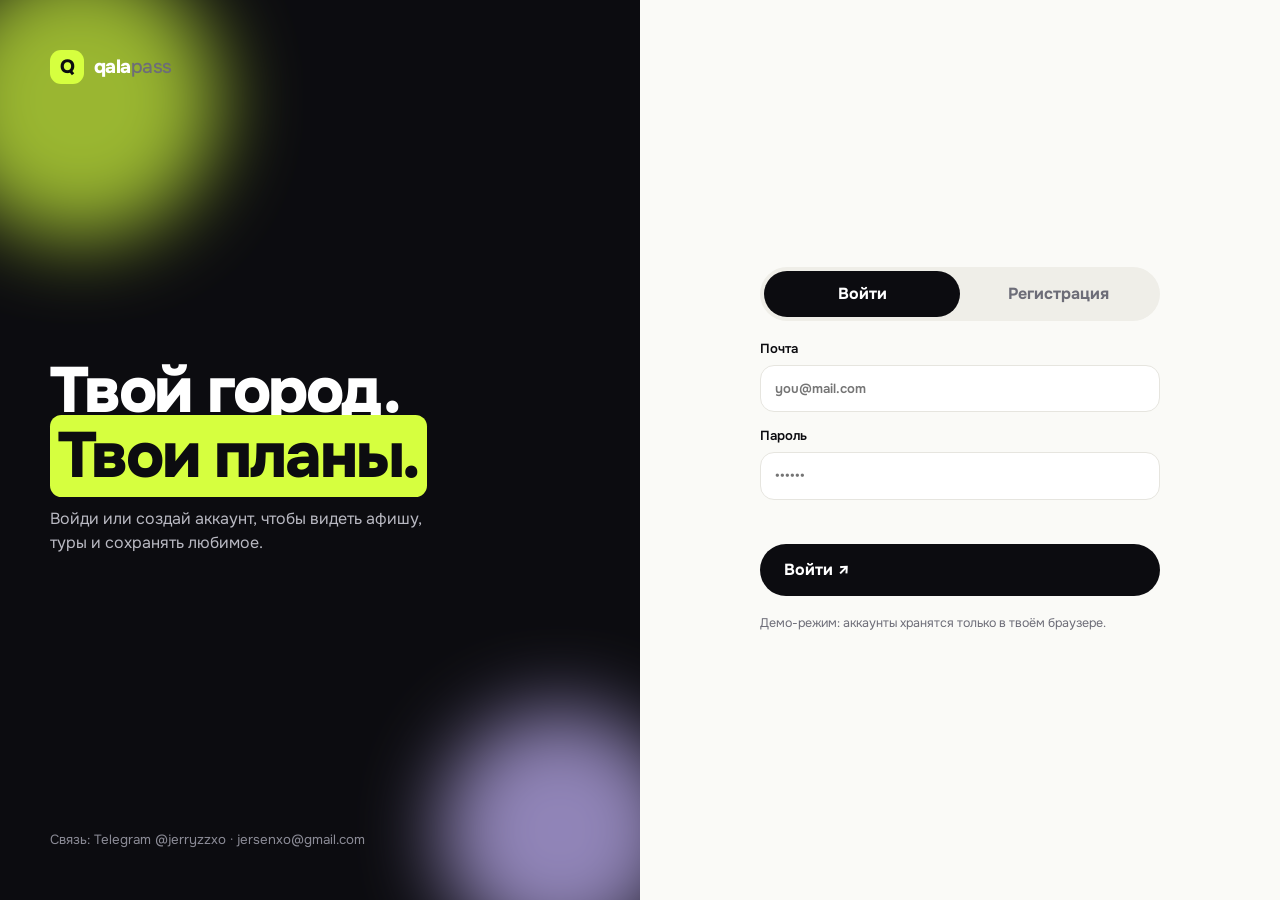
<file: index.html>
<!doctype html><html lang="ru"><head><meta charset="utf-8"><meta name="viewport" content="width=device-width, initial-scale=1"><title>QalaPass — куда сегодня?</title><script>if(!localStorage.getItem("qalaSession"))location.replace("auth.html")</script><link rel="preconnect" href="https://fonts.googleapis.com"><link rel="preconnect" href="https://fonts.gstatic.com" crossorigin><link href="https://fonts.googleapis.com/css2?family=Onest:wght@400;500;600;700;800&display=swap" rel="stylesheet"><link rel="stylesheet" href="styles.css"></head><body>
<div id="siteHeader"></div>
<main>
<section class="hero">
<div class="hero-copy"><span class="eyebrow"><span class="live-dot"></span><span data-i18n="heroTag">ТВОЙ ГОРОД. ТВОИ ВПЕЧАТЛЕНИЯ.</span></span>
<h1 data-i18n="heroTitle">Планы, которые<br><em>запомнятся.</em></h1>
<p data-i18n="heroText">Концерты, театр, кино и маленькие путешествия — выбирай настроение, остальное мы уже нашли.</p>
<div class="hero-actions"><a class="button button-dark" href="events.html" data-i18n="findEvent">Найти событие ↗</a><a class="text-link" href="tours.html" data-i18n="exploreTours">Исследовать туры →</a></div></div>
<div class="hero-art"><span class="orb o1"></span><span class="orb o2"></span>
<div class="hero-photo"><img src="https://images.unsplash.com/photo-1470229722913-7c0e2dbbafd3?auto=format&fit=crop&w=1000&q=80" alt="Концерт" onerror="this.remove()"></div>
<div class="floating-card"><span class="tiny-label">THIS WEEKEND</span><b>Город звучит</b><span class="muted">Музыка · Алматы</span><div class="mini-bars"><i></i><i></i><i></i><i></i><i></i><i></i><i></i><i></i></div></div>
<div class="round-stamp">GO<br>OUT<br>✳</div></div>
</section>
<section class="ticker"><div><span>✳ ВЫХОДИ ИЗ ДОМА ✳ СОБИРАЙ ВПЕЧАТЛЕНИЯ ✳ ОТКРЫВАЙ СВОЙ ГОРОД ✳ ВЫХОДИ ИЗ ДОМА ✳ СОБИРАЙ ВПЕЧАТЛЕНИЯ ✳ ОТКРЫВАЙ СВОЙ ГОРОД ✳ </span><span>✳ ВЫХОДИ ИЗ ДОМА ✳ СОБИРАЙ ВПЕЧАТЛЕНИЯ ✳ ОТКРЫВАЙ СВОЙ ГОРОД ✳ ВЫХОДИ ИЗ ДОМА ✳ СОБИРАЙ ВПЕЧАТЛЕНИЯ ✳ ОТКРЫВАЙ СВОЙ ГОРОД ✳ </span></div></section>
<section class="section wrap"><div class="section-heading"><div><span class="eyebrow">01 / DISCOVER</span><h2 data-i18n="catTitle">Что тебе по душе?</h2></div><a class="text-link" href="events.html" data-i18n="allEvents">Вся афиша ↗</a></div>
<div class="category-grid">
<a class="category-card cat-concert" href="events.html?type=concert"><span class="category-icon">♫</span><span class="cat-number">01</span><h3 data-i18n="concerts">Концерты</h3><p data-i18n="concertDesc">Живая музыка и большие сцены</p><span class="circle-arrow">↗</span></a>
<a class="category-card cat-theatre" href="events.html?type=theatre"><span class="category-icon">◉</span><span class="cat-number">02</span><h3 data-i18n="theatre">Театр</h3><p data-i18n="theatreDesc">Истории, которые трогают</p><span class="circle-arrow">↗</span></a>
<a class="category-card cat-cinema" href="events.html?type=cinema"><span class="category-icon">▻</span><span class="cat-number">03</span><h3 data-i18n="cinema">Кино</h3><p data-i18n="cinemaDesc">Большой экран, полный эффект</p><span class="circle-arrow">↗</span></a>
<a class="category-card cat-trips" href="tours.html"><span class="category-icon">⌁</span><span class="cat-number">04</span><h3 data-i18n="trips">Туры</h3><p data-i18n="tripsDesc">Сменить картинку за день</p><span class="circle-arrow">↗</span></a>
</div></section>
<section class="section wrap"><div class="section-heading"><div><span class="eyebrow">02 / THE SHORTLIST</span><h2 data-i18n="weekTitle">Сейчас в афише</h2></div><a class="text-link" href="events.html" data-i18n="allEvents">Вся афиша ↗</a></div><div class="event-grid" id="homeEvents"></div></section>
<section class="newsletter wrap"><div><span class="eyebrow" style="color:var(--ink)">NO BORING WEEKENDS</span><h2 data-i18n="nlTitle">Пусть хорошие планы<br>приходят сами.</h2><p data-i18n="nlText">Раз в неделю — подборка событий.</p></div>
<form id="newsletterForm"><label for="emailInput" data-i18n="nlLabel">ТВОЯ ПОЧТА</label><div class="email-row"><input id="emailInput" type="email" placeholder="hello@example.com" required><button type="submit" aria-label="Подписаться">↗</button></div><small data-i18n="nlPrivacy">Никакого спама.</small><p class="form-message" id="newsletterMessage"></p></form></section>
</main>
<div id="siteFooter"></div><script src="app.js"></script></body></html>
</file>
<file: styles.css>
:root{--bg:#fafaf7;--ink:#0c0c10;--muted:#6d6d78;--line:#e6e5df;--card:#fff;--lime:#d6ff3f;--lilac:#c9b8ff;--pink:#ffb8d9;--r:22px;--font:"Onest","Inter",system-ui,-apple-system,"Segoe UI",Roboto,sans-serif}
*{box-sizing:border-box;margin:0;padding:0}
html{scroll-behavior:smooth}
body{font-family:var(--font);background:var(--bg);color:var(--ink);line-height:1.5;-webkit-font-smoothing:antialiased;overflow-x:hidden}
a{color:inherit;text-decoration:none}img{max-width:100%;display:block}button,input,select{font:inherit;color:inherit}
.wrap{width:min(1180px,92%);margin:0 auto}.hidden{display:none!important}.muted{color:var(--muted)}
h1,h2,h3{letter-spacing:-.035em;line-height:1.02;font-weight:800}
h1{font-size:clamp(2.6rem,7vw,5.6rem)}h2{font-size:clamp(1.9rem,4vw,3rem)}h3{font-size:1.25rem;letter-spacing:-.02em}
em{font-style:normal;background:var(--lime);padding:0 .12em;border-radius:.18em}
.eyebrow{display:inline-flex;align-items:center;gap:8px;font-size:.72rem;font-weight:700;letter-spacing:.12em;text-transform:uppercase;color:var(--muted);margin-bottom:16px}
.live-dot{width:8px;height:8px;border-radius:50%;background:#16c60c;animation:pulse 1.6s infinite}
@keyframes pulse{0%{box-shadow:0 0 0 0 rgba(22,198,12,.6)}100%{box-shadow:0 0 0 10px rgba(22,198,12,0)}}
/* header */
.site-header{position:sticky;top:0;z-index:50;display:flex;align-items:center;gap:24px;padding:14px max(4%,calc((100% - 1180px)/2));background:rgba(250,250,247,.82);backdrop-filter:blur(14px);border-bottom:1px solid var(--line)}
.brand{display:flex;align-items:center;gap:10px;font-weight:800;font-size:1.2rem;letter-spacing:-.03em}
.brand-mark{display:grid;place-items:center;width:34px;height:34px;border-radius:11px;background:var(--ink);color:var(--lime);font-weight:800;transition:transform .4s}
.brand:hover .brand-mark{transform:rotate(-12deg) scale(1.08)}.brand-light{color:var(--muted);font-weight:500}
.main-nav{display:flex;gap:4px;margin-left:auto}
.main-nav a{padding:8px 14px;border-radius:99px;font-size:.92rem;font-weight:500;color:var(--muted);transition:.2s}
.main-nav a:hover{color:var(--ink);background:#efeee8}.main-nav a.active{background:var(--ink);color:#fff}
.header-tools{display:flex;align-items:center;gap:8px}
.header-tools select{border:1px solid var(--line);background:#fff;border-radius:99px;padding:7px 12px;font-size:.85rem;cursor:pointer}
.icon-link,.user-chip,.logout-btn{display:grid;place-items:center;height:36px;padding:0 13px;border-radius:99px;border:1px solid var(--line);background:#fff;font-size:.85rem;cursor:pointer;transition:.2s}
.icon-link:hover,.logout-btn:hover{border-color:var(--ink)}.user-chip{font-weight:600;background:var(--lime);border-color:var(--lime)}
.menu-toggle{display:none;background:none;border:0;font-size:1.6rem;cursor:pointer}
/* buttons */
.button{display:inline-flex;align-items:center;gap:8px;padding:14px 24px;border-radius:99px;border:0;font-weight:700;cursor:pointer;transition:transform .2s,box-shadow .2s}
.button:hover{transform:translateY(-3px);box-shadow:0 10px 24px rgba(0,0,0,.14)}
.button-dark{background:var(--ink);color:#fff}.button-lime{background:var(--lime);color:var(--ink)}.button-light{background:#fff;color:var(--ink)}.button-small{padding:9px 16px;font-size:.85rem;background:var(--ink);color:#fff}
.text-link{font-weight:600;border-bottom:2px solid var(--lime);transition:.2s}.text-link:hover{background:var(--lime)}
/* hero */
.hero{position:relative;display:grid;grid-template-columns:1.1fr .9fr;gap:40px;align-items:center;width:min(1180px,92%);margin:0 auto;padding:70px 0 50px}
.hero p{font-size:1.15rem;color:var(--muted);max-width:480px;margin:22px 0 30px}
.hero-actions{display:flex;gap:22px;align-items:center;flex-wrap:wrap}
.hero-art{position:relative;aspect-ratio:1/1.05}
.hero-photo{position:absolute;inset:0;border-radius:40px 40px 40px 140px;background:linear-gradient(135deg,var(--lilac),var(--pink)) ;overflow:hidden}
.hero-photo img{width:100%;height:100%;object-fit:cover;animation:slow 16s ease-in-out infinite alternate}
@keyframes slow{to{transform:scale(1.12)}}
.orb{position:absolute;border-radius:50%;filter:blur(40px);opacity:.7;animation:float 9s ease-in-out infinite;z-index:-1}
.orb.o1{width:280px;height:280px;background:var(--lime);top:-40px;left:-60px}.orb.o2{width:240px;height:240px;background:var(--lilac);bottom:-50px;right:-40px;animation-delay:-4s}
@keyframes float{50%{transform:translate(30px,-30px) scale(1.1)}}
.floating-card{position:absolute;left:-30px;bottom:34px;background:#fff;border:1px solid var(--line);border-radius:20px;padding:16px 18px;box-shadow:0 18px 40px rgba(0,0,0,.12);display:grid;gap:3px;animation:bob 4s ease-in-out infinite}
@keyframes bob{50%{transform:translateY(-10px)}}
.tiny-label{font-size:.65rem;font-weight:700;letter-spacing:.12em;color:var(--muted)}
.mini-bars{display:flex;gap:3px;align-items:flex-end;height:26px;margin-top:6px}
.mini-bars i{width:4px;background:var(--ink);border-radius:2px;animation:eq 1s ease-in-out infinite}
.mini-bars i:nth-child(odd){animation-duration:.7s}.mini-bars i:nth-child(3n){animation-duration:1.3s}
@keyframes eq{0%,100%{height:20%}50%{height:100%}}
.round-stamp{position:absolute;top:-18px;right:-10px;width:96px;height:96px;border-radius:50%;background:var(--lime);display:grid;place-items:center;text-align:center;font-weight:800;font-size:.8rem;line-height:1.1;animation:spin 14s linear infinite}
@keyframes spin{to{transform:rotate(360deg)}}
/* ticker */
.ticker{background:var(--ink);color:var(--lime);overflow:hidden;white-space:nowrap;padding:14px 0;font-weight:700;letter-spacing:.08em;font-size:.85rem}
.ticker div{display:inline-block;animation:marquee 26s linear infinite}
@keyframes marquee{to{transform:translateX(-50%)}}
/* sections */
.section{padding:80px 0 20px}.page-main{padding:60px 0 40px;min-height:70vh}
.section-heading{display:flex;justify-content:space-between;align-items:flex-end;gap:20px;margin-bottom:32px;flex-wrap:wrap}
.category-grid{display:grid;grid-template-columns:repeat(4,1fr);gap:16px}
.category-card{position:relative;display:flex;flex-direction:column;gap:6px;min-height:230px;padding:24px;border-radius:var(--r);background:#fff;border:1px solid var(--line);overflow:hidden;transition:transform .3s,background .3s}
.category-card:hover{transform:translateY(-8px) rotate(-1deg)}
.cat-concert:hover{background:var(--lime)}.cat-theatre:hover{background:var(--lilac)}.cat-cinema:hover{background:var(--pink)}.cat-trips:hover{background:#bfe9ff}
.category-icon{font-size:2rem;margin-bottom:auto}.cat-number{position:absolute;top:22px;right:24px;font-size:.8rem;color:var(--muted);font-weight:700}
.category-card p{color:var(--muted);font-size:.92rem}.category-card:hover p{color:var(--ink)}
.circle-arrow{position:absolute;bottom:20px;right:20px;width:38px;height:38px;border-radius:50%;background:var(--ink);color:#fff;display:grid;place-items:center;transition:.3s}
.category-card:hover .circle-arrow{transform:rotate(45deg)}
/* events */
.event-grid{display:grid;grid-template-columns:repeat(3,1fr);gap:20px}.event-grid-wide{grid-template-columns:repeat(auto-fill,minmax(290px,1fr))}
.event-card{position:relative;background:#fff;border:1px solid var(--line);border-radius:var(--r);overflow:hidden;display:flex;flex-direction:column;transition:transform .3s,box-shadow .3s}
.event-card:hover{transform:translateY(-6px);box-shadow:0 22px 44px rgba(0,0,0,.1)}
.event-image{position:relative;display:block;aspect-ratio:4/3;overflow:hidden;background:linear-gradient(135deg,var(--lilac),var(--lime))}
.event-image img{width:100%;height:100%;object-fit:cover;transition:transform .7s}.event-card:hover .event-image img{transform:scale(1.08)}
.event-type,.date-badge{position:absolute;top:12px;padding:6px 11px;border-radius:99px;font-size:.7rem;font-weight:700;letter-spacing:.06em}
.event-type{left:12px;background:var(--lime)}.date-badge{right:12px;background:#fff}
.favorite-btn{position:absolute;top:56px;right:12px;width:38px;height:38px;border-radius:50%;border:0;background:#fff;cursor:pointer;font-size:1.1rem;box-shadow:0 4px 12px rgba(0,0,0,.12);transition:.2s;z-index:2}
.favorite-btn:hover{transform:scale(1.15)}.favorite-btn.saved{color:#ff2d6f;animation:pop .35s}
@keyframes pop{50%{transform:scale(1.4)}}
.event-info{padding:20px;display:flex;flex-direction:column;gap:10px;flex:1}
.event-meta{display:flex;justify-content:space-between;font-size:.78rem;color:var(--muted);font-weight:600;text-transform:uppercase;letter-spacing:.06em}
.event-info p{color:var(--muted);font-size:.92rem}
.event-bottom{display:flex;justify-content:space-between;align-items:center;margin-top:auto;padding-top:12px;border-top:1px dashed var(--line);font-weight:700;font-size:.9rem}
.verified{font-size:.7rem;font-weight:700;color:#0a8f3c}
/* filters */
.page-intro{margin-bottom:34px}.page-intro p{color:var(--muted);margin-top:12px;font-size:1.05rem}
.accent-dot{color:#16c60c}
.filter-panel{display:flex;gap:12px;flex-wrap:wrap;margin-bottom:18px}
.search-box{flex:1;min-width:240px;display:flex;align-items:center;gap:10px;background:#fff;border:1px solid var(--line);border-radius:99px;padding:0 18px}
.search-box input{flex:1;border:0;outline:0;background:none;padding:14px 0}
.filter-controls{display:flex;gap:10px}.filter-controls select{background:#fff;border:1px solid var(--line);border-radius:99px;padding:0 16px;height:100%;min-height:48px}
.results-line{display:flex;justify-content:space-between;color:var(--muted);font-size:.88rem;margin-bottom:20px}
.empty-state{text-align:center;padding:60px 0}.empty-state span{font-size:3rem}.empty-state p{color:var(--muted);margin:8px 0 18px}
.favorites-section{margin-top:80px}
/* detail */
.back-link{display:inline-block;margin-bottom:24px;font-weight:600;color:var(--muted)}.back-link:hover{color:var(--ink)}
.detail-layout{display:grid;grid-template-columns:1fr 1fr;gap:44px;align-items:start}
.detail-poster{aspect-ratio:4/5;border-radius:34px;overflow:hidden;background:linear-gradient(135deg,var(--lilac),var(--lime))}.detail-poster img{width:100%;height:100%;object-fit:cover}
.detail-copy{display:grid;gap:20px}.detail-copy>p{color:var(--muted);font-size:1.05rem}
.detail-facts{display:grid;grid-template-columns:1fr 1fr;gap:12px}
.detail-facts div{background:#fff;border:1px solid var(--line);border-radius:16px;padding:14px 16px;display:grid;gap:3px}.detail-facts span{font-size:.72rem;color:var(--muted);text-transform:uppercase;letter-spacing:.08em;font-weight:700}
.detail-actions{display:flex;align-items:center;gap:14px;flex-wrap:wrap}.detail-actions strong{font-size:1.4rem}
.detail-actions .favorite-btn{position:static;border:1px solid var(--line);box-shadow:none}
/* tours */
.tour-hero{background:var(--ink);color:#fff;overflow:hidden;position:relative}
.tour-hero-inner{display:grid;grid-template-columns:1.2fr .8fr;align-items:center;gap:30px;padding:80px 0}
.tour-hero p{color:#b9b9c2;margin:20px 0 28px;max-width:460px}.tour-hero em{color:var(--ink)}
.tour-orbit{position:relative;aspect-ratio:1;max-width:340px;margin-left:auto;width:100%;border-radius:50%;border:1px dashed #555;display:grid;place-items:center;animation:spin 30s linear infinite}
.tour-orbit::before{content:"";position:absolute;top:-14px;left:50%;width:28px;height:28px;border-radius:50%;background:var(--lime)}
.tour-orbit::after{content:"";position:absolute;inset:18%;border-radius:50%;background:linear-gradient(135deg,var(--lilac),var(--lime));animation:float 6s ease-in-out infinite}
.orbit-label{position:relative;z-index:1;font-weight:800;color:var(--ink);text-align:center;animation:spin 30s linear infinite reverse}
.section-side-note{color:var(--muted)}
.tour-grid{display:grid;grid-template-columns:repeat(auto-fill,minmax(260px,1fr));gap:20px}
.tour-card{background:#fff;border:1px solid var(--line);border-radius:var(--r);overflow:hidden;display:flex;flex-direction:column;transition:.3s}.tour-card:hover{transform:translateY(-6px);box-shadow:0 22px 44px rgba(0,0,0,.1)}
.tour-image{position:relative;aspect-ratio:4/3;overflow:hidden;background:linear-gradient(135deg,#bfe9ff,var(--lime))}.tour-image img{width:100%;height:100%;object-fit:cover;transition:transform .7s}.tour-card:hover .tour-image img{transform:scale(1.08)}
.tour-tag,.tour-duration{position:absolute;top:12px;padding:6px 11px;border-radius:99px;font-size:.7rem;font-weight:700}.tour-tag{left:12px;background:var(--lime)}.tour-duration{right:12px;background:#fff}
.tour-info{padding:20px;display:grid;gap:10px;flex:1}.tour-meta{display:flex;justify-content:space-between;font-size:.82rem;color:var(--muted);font-weight:600}
.tour-info p{color:var(--muted);font-size:.92rem}.tour-bottom{display:flex;justify-content:space-between;align-items:center;margin-top:auto;padding-top:12px;border-top:1px dashed var(--line);font-size:.88rem}
.tour-quote{text-align:center;padding:90px 0 40px}.tour-quote span{font-size:5rem;line-height:.5;color:var(--lime);-webkit-text-stroke:2px var(--ink)}.tour-quote p{font-size:clamp(1.4rem,3vw,2.2rem);font-weight:800;letter-spacing:-.03em;max-width:760px;margin:10px auto}
/* about */
.about-hero{display:grid;grid-template-columns:1.2fr .8fr;gap:40px;align-items:center;margin-bottom:60px}.about-hero p{color:var(--muted);font-size:1.1rem;margin-top:20px;max-width:520px}
.about-art{aspect-ratio:1;border-radius:50%;background:conic-gradient(from 0deg,var(--lime),var(--lilac),var(--pink),var(--lime));display:grid;place-items:center;animation:spin 18s linear infinite}
.about-sticker{background:var(--ink);color:var(--lime);font-weight:800;text-align:center;padding:26px 30px;border-radius:24px;transform:rotate(-8deg);animation:spin 18s linear infinite reverse}
.values-grid{display:grid;grid-template-columns:repeat(3,1fr);gap:16px;margin-bottom:60px}
.values-grid article{background:#fff;border:1px solid var(--line);border-radius:var(--r);padding:26px;display:grid;gap:10px;transition:.3s}.values-grid article:hover{background:var(--lime);transform:translateY(-6px)}
.values-grid span{font-weight:800;color:var(--muted)}.values-grid p{color:var(--muted)}.values-grid article:hover p{color:var(--ink)}
.contact-band{display:grid;grid-template-columns:1fr 1fr;gap:30px;background:var(--ink);color:#fff;border-radius:34px;padding:48px;align-items:center}
.contact-band p{color:#b9b9c2;margin-top:14px}.contact-band .eyebrow{color:var(--lime)}
.contact-details{display:grid;gap:12px}
.contact-details a{display:flex;justify-content:space-between;align-items:center;gap:12px;padding:16px 20px;border-radius:18px;border:1px solid #33333b;font-weight:600;transition:.25s}
.contact-details a small{color:#8b8b96;font-weight:500}
.contact-details a:hover{background:var(--lime);color:var(--ink);border-color:var(--lime);transform:translateX(6px)}.contact-details a:hover small{color:var(--ink)}
/* newsletter */
.newsletter{display:grid;grid-template-columns:1fr 1fr;gap:30px;align-items:center;margin:90px auto 20px;padding:48px;border-radius:34px;background:var(--lime)}
.newsletter p{margin-top:12px}.newsletter form{display:grid;gap:8px}.newsletter label{font-size:.72rem;font-weight:700;letter-spacing:.1em}
.email-row{display:flex;background:#fff;border-radius:99px;padding:6px}.email-row input{flex:1;border:0;outline:0;padding:0 16px;background:none}
.email-row button{width:46px;height:46px;border-radius:50%;border:0;background:var(--ink);color:#fff;cursor:pointer;transition:.2s}.email-row button:hover{transform:rotate(45deg)}
.form-message{font-size:.85rem;color:var(--muted)}
/* footer */
.footer{display:flex;flex-wrap:wrap;align-items:center;justify-content:space-between;gap:20px;margin-top:80px;padding:34px max(4%,calc((100% - 1180px)/2));border-top:1px solid var(--line);font-size:.9rem;color:var(--muted)}
.footer-contacts{display:flex;gap:10px;flex-wrap:wrap}.footer-contacts a{padding:8px 14px;border-radius:99px;border:1px solid var(--line);background:#fff;color:var(--ink);font-weight:600;font-size:.85rem;transition:.2s}.footer-contacts a:hover{background:var(--ink);color:var(--lime)}
/* modal */
.modal{position:fixed;inset:0;z-index:100;display:grid;place-items:center;padding:20px}
.modal-backdrop{position:absolute;inset:0;background:rgba(12,12,16,.55);backdrop-filter:blur(4px)}
.modal-box{position:relative;width:min(460px,100%);background:#fff;border-radius:28px;padding:32px;display:grid;gap:14px;animation:rise .3s}
@keyframes rise{from{opacity:0;transform:translateY(24px)}}
.modal-close{position:absolute;top:14px;right:16px;width:34px;height:34px;border-radius:50%;border:0;background:#efeee8;cursor:pointer;font-size:1.2rem}
.modal-box p{color:var(--muted)}
form label{display:grid;gap:6px;font-size:.82rem;font-weight:600}
form input,form select{border:1px solid var(--line);border-radius:14px;padding:13px 14px;background:#fff;outline:0;transition:.2s}form input:focus,form select:focus{border-color:var(--ink);box-shadow:0 0 0 4px var(--lime)}
#bookingForm{display:grid;gap:12px}
/* auth */
.auth-body{min-height:100vh;display:grid;grid-template-columns:1fr 1fr}
.auth-side{position:relative;background:var(--ink);color:#fff;padding:50px;display:flex;flex-direction:column;justify-content:space-between;overflow:hidden}
.auth-side h1{font-size:clamp(2.4rem,5vw,4.2rem)}.auth-side em{color:var(--ink)}.auth-side p{color:#b9b9c2;max-width:380px;margin-top:18px}
.auth-side .orb{z-index:0}.auth-side>*{position:relative;z-index:1}.auth-side .orb{position:absolute}
.auth-panel{display:grid;place-items:center;padding:40px 20px}
.auth-box{width:min(400px,100%);display:grid;gap:18px}
.tabs{display:grid;grid-template-columns:1fr 1fr;background:#efeee8;border-radius:99px;padding:4px}
.tabs button{border:0;background:none;padding:11px;border-radius:99px;font-weight:700;cursor:pointer;color:var(--muted);transition:.25s}.tabs button.on{background:var(--ink);color:#fff}
.auth-box form{display:grid;gap:14px}.auth-error{color:#d6204f;font-size:.85rem;min-height:1.2em}
.auth-note{font-size:.78rem;color:var(--muted)}
/* reveal */
.reveal{opacity:0;transform:translateY(26px);transition:opacity .7s,transform .7s}.reveal.in{opacity:1;transform:none}
@media(max-width:900px){
.hero,.about-hero,.tour-hero-inner,.detail-layout,.newsletter,.contact-band,.auth-body{grid-template-columns:1fr}
.category-grid{grid-template-columns:1fr 1fr}.event-grid{grid-template-columns:1fr 1fr}.values-grid{grid-template-columns:1fr}
.menu-toggle{display:block;margin-left:auto}.main-nav{display:none;position:absolute;top:100%;left:0;right:0;flex-direction:column;background:var(--bg);padding:12px 4%;border-bottom:1px solid var(--line);margin:0}.main-nav.open{display:flex}
.header-tools{display:none}.site-header.open-tools .header-tools{display:flex}
.hero-art{max-width:420px}.floating-card{left:0}.tour-orbit{margin:0 auto;max-width:240px}.auth-side{min-height:260px;padding:30px}
}
@media(max-width:560px){.category-grid,.event-grid{grid-template-columns:1fr}.contact-band,.newsletter{padding:28px}.filter-controls{width:100%}.filter-controls select{flex:1}}
@media(prefers-reduced-motion:reduce){*{animation:none!important;transition:none!important}.reveal{opacity:1;transform:none}}
</file>
